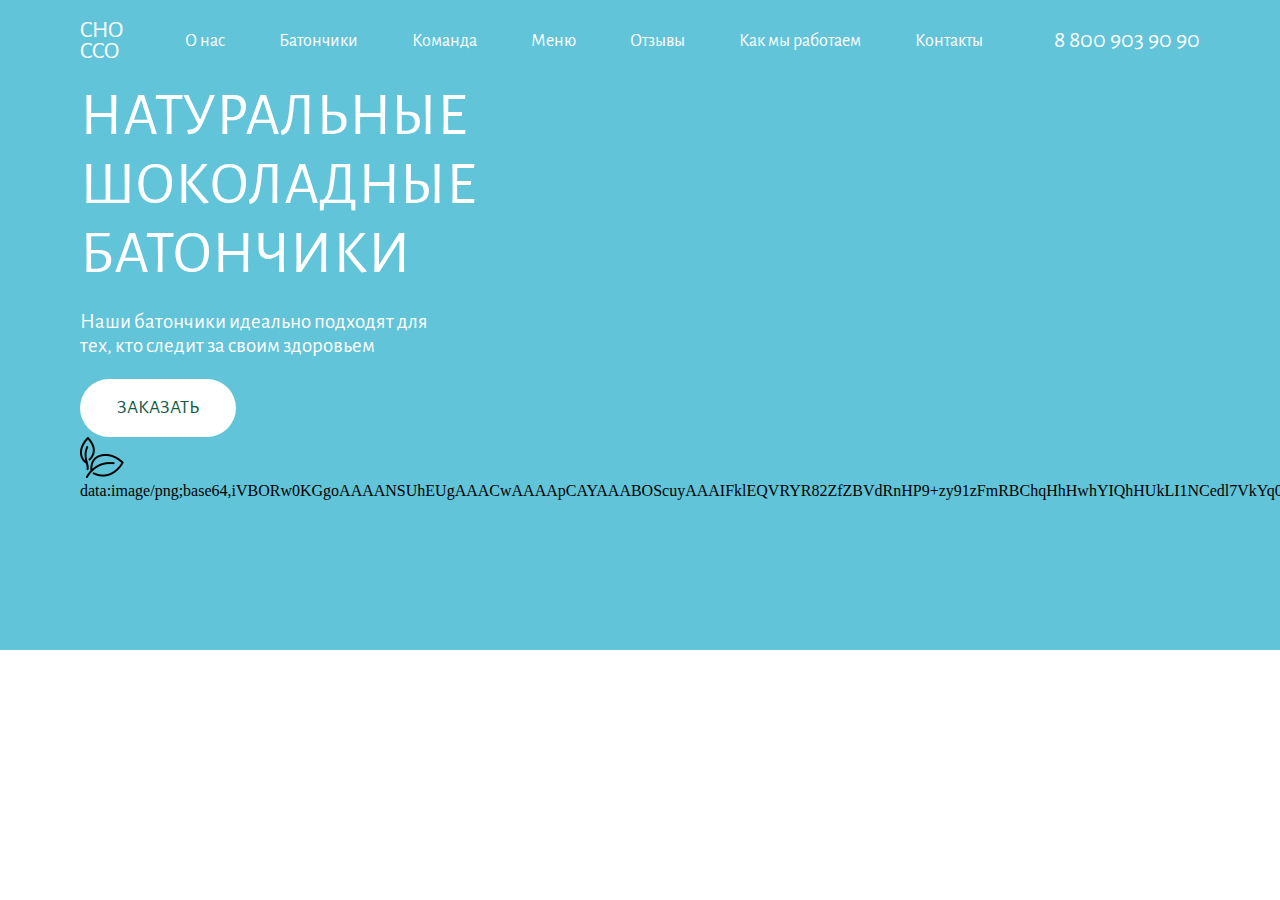
<file: index.html>
<!DOCTYPE html>
<html lang="RU-ru">

<head>
    <meta charset="UTF-8">
    <meta name="viewport" content="width=device-width, initial-scale=1.0">
    <meta http-equiv="X-UA-Compatible" content="ie=edge">
    <link rel="stylesheet" href="./css/normalize.css">
    <link rel="stylesheet" href="./css/style.css">
    <link rel="stylesheet" href="./fonts/stylesheet.css">
    <title>Document</title>
</head>

<body>
    <section class="enter-sheet">
        <div class="enter-wrapper">
            <div class="enter-menu">
                <div class="enter-logo">
                    <h2>CHO <br>
                        CCO</h2>
                </div>
                <ul class="menu-item">
                    <li><a href="#">О нас</a></li>
                    <li><a href="#">Батончики</a></li>
                    <li><a href="#">Команда</a></li>
                    <li><a href="#">Меню</a></li>
                    <li><a href="#">Отзывы</a></li>
                    <li><a href="#">Как мы работаем</a></li>
                    <li><a href="#">Контакты</a></li>
                </ul>
                <p class="phone">8 800 903 90 90</p>

            </div>
            <div class="enter-main">
                <div class="enter-main-left">
                    <p class="enter-title">
                        натуральные <br>
                        шоколадные<br>
                        батончики
                    </p>
                    <p class="enter-text">
                        Наши батончики идеально подходят для <br>
тех, кто следит за своим здоровьем
                    </p>
                    <a href="#" class="buy-btn">ЗАКАЗАТЬ</a>
                    <div class="enter-why">
                        <div class="why-item">
                            <?xml version="1.0" encoding="UTF-8"?>
<svg id="SVGDoc" width="44" height="41" xmlns="http://www.w3.org/2000/svg" version="1.1" xmlns:xlink="http://www.w3.org/1999/xlink" xmlns:avocode="https://avocode.com/" viewBox="0 0 44 41"><defs></defs><desc>Generated with Avocode.</desc><g><g><title>Иконка</title><image xlink:href="[data-uri]" width="44" height="41" transform="matrix(1,0,0,1,0,0)" ></image></g></g></svg>
[data-uri]
                        </div>
                    </div>
                </div>
            </div>
        </div>
    </section>
</body>

</html>
</file>
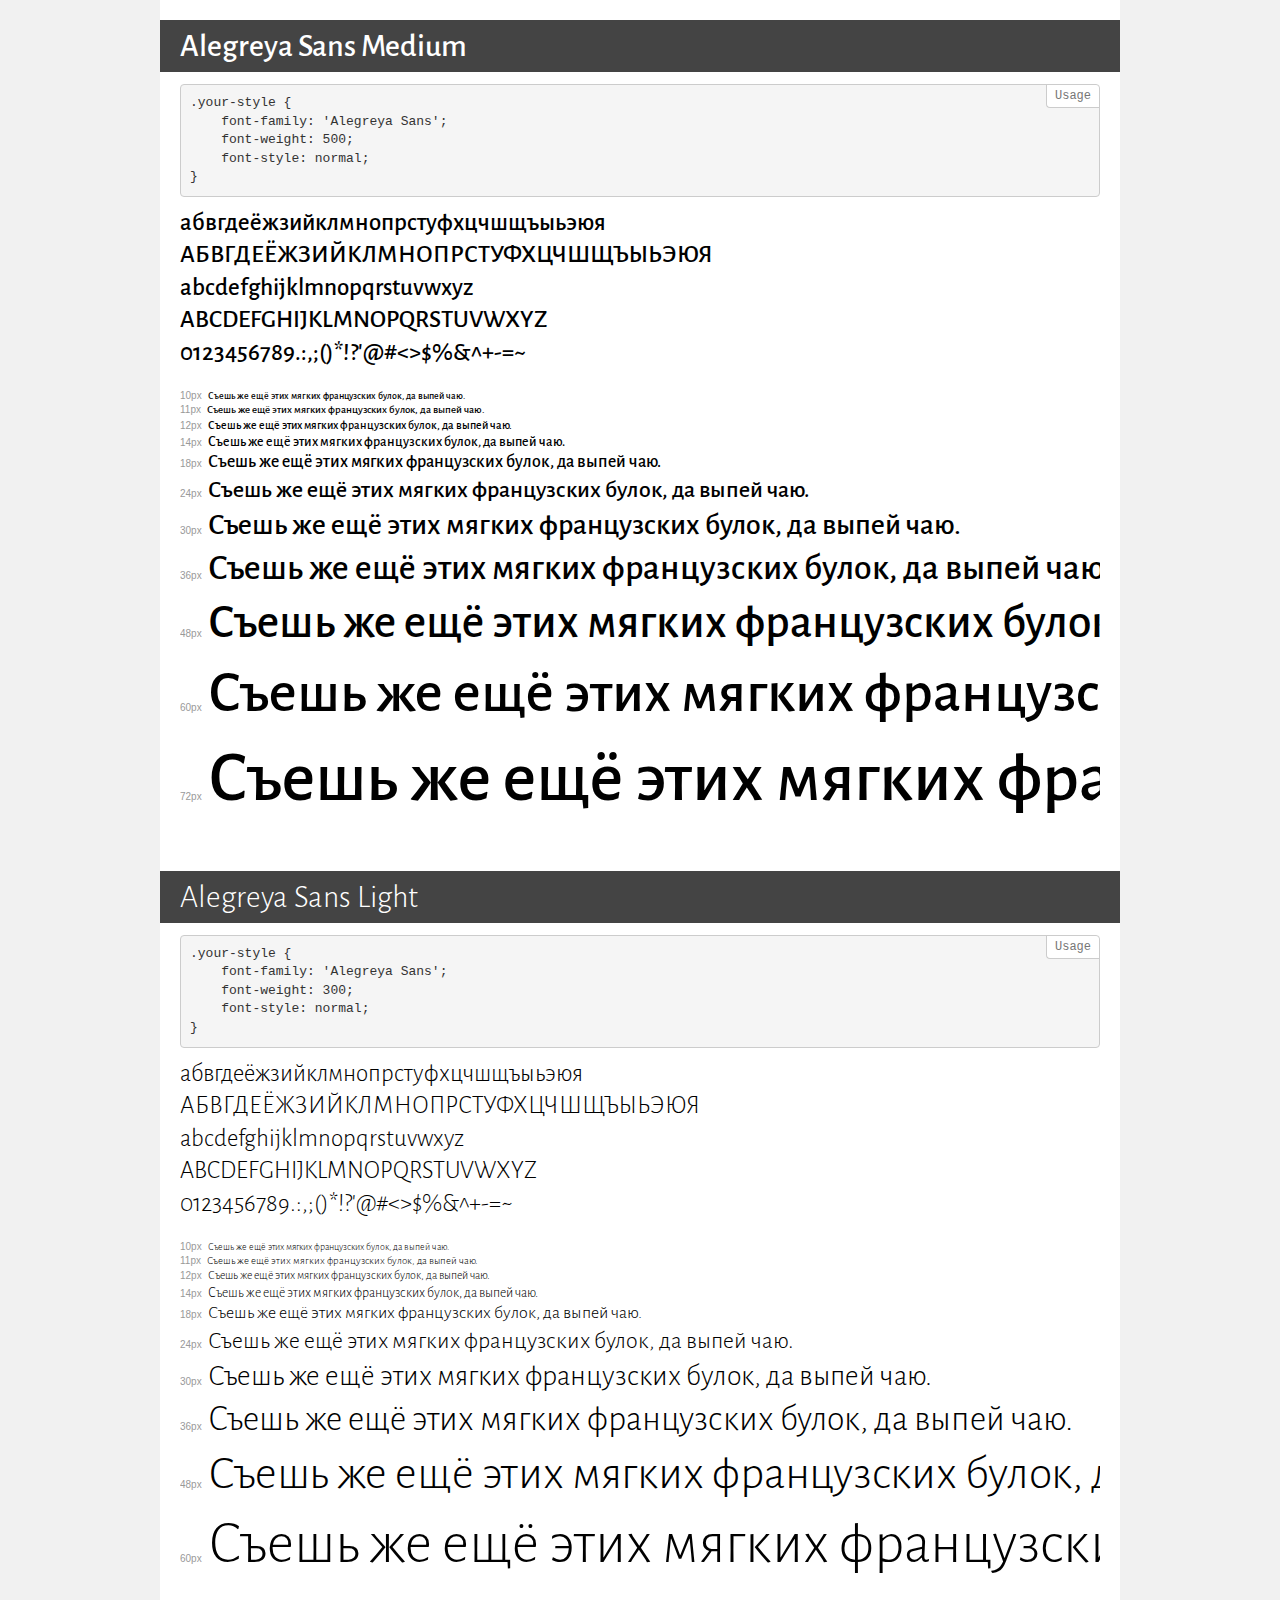
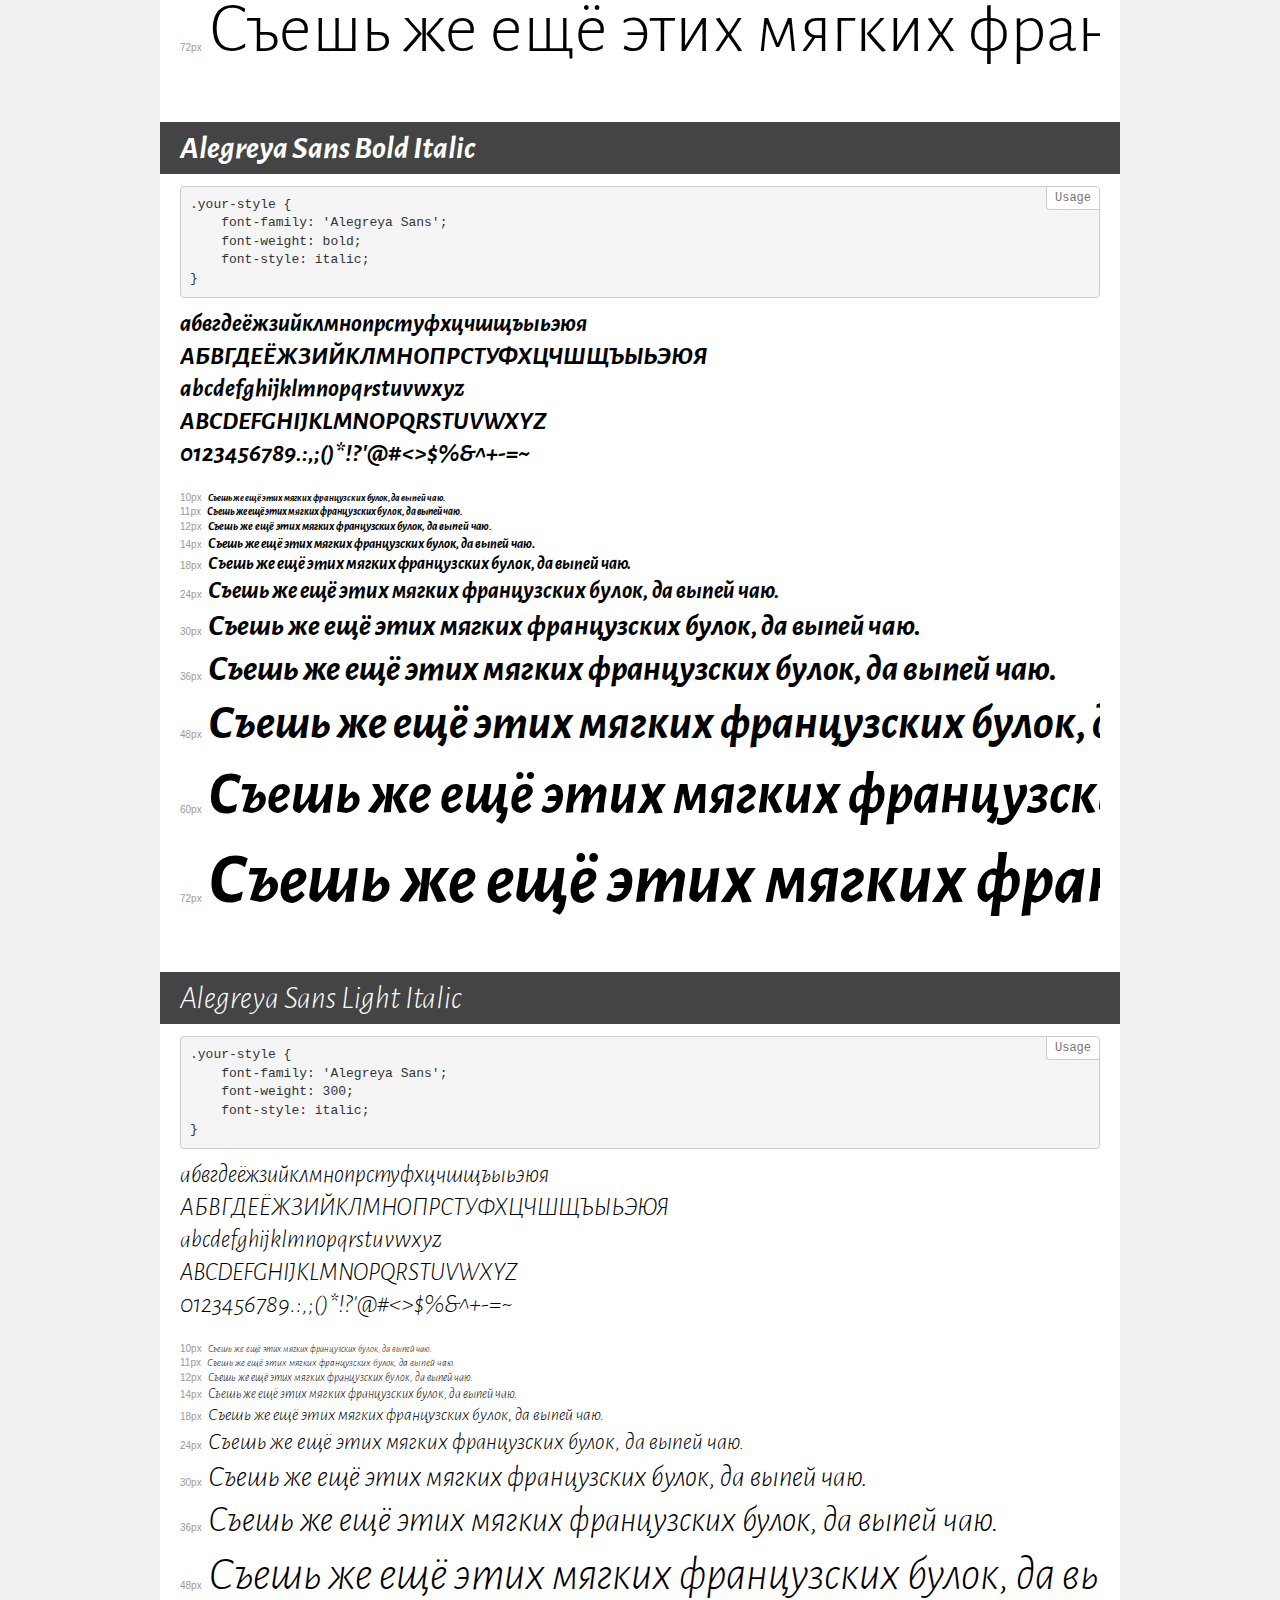
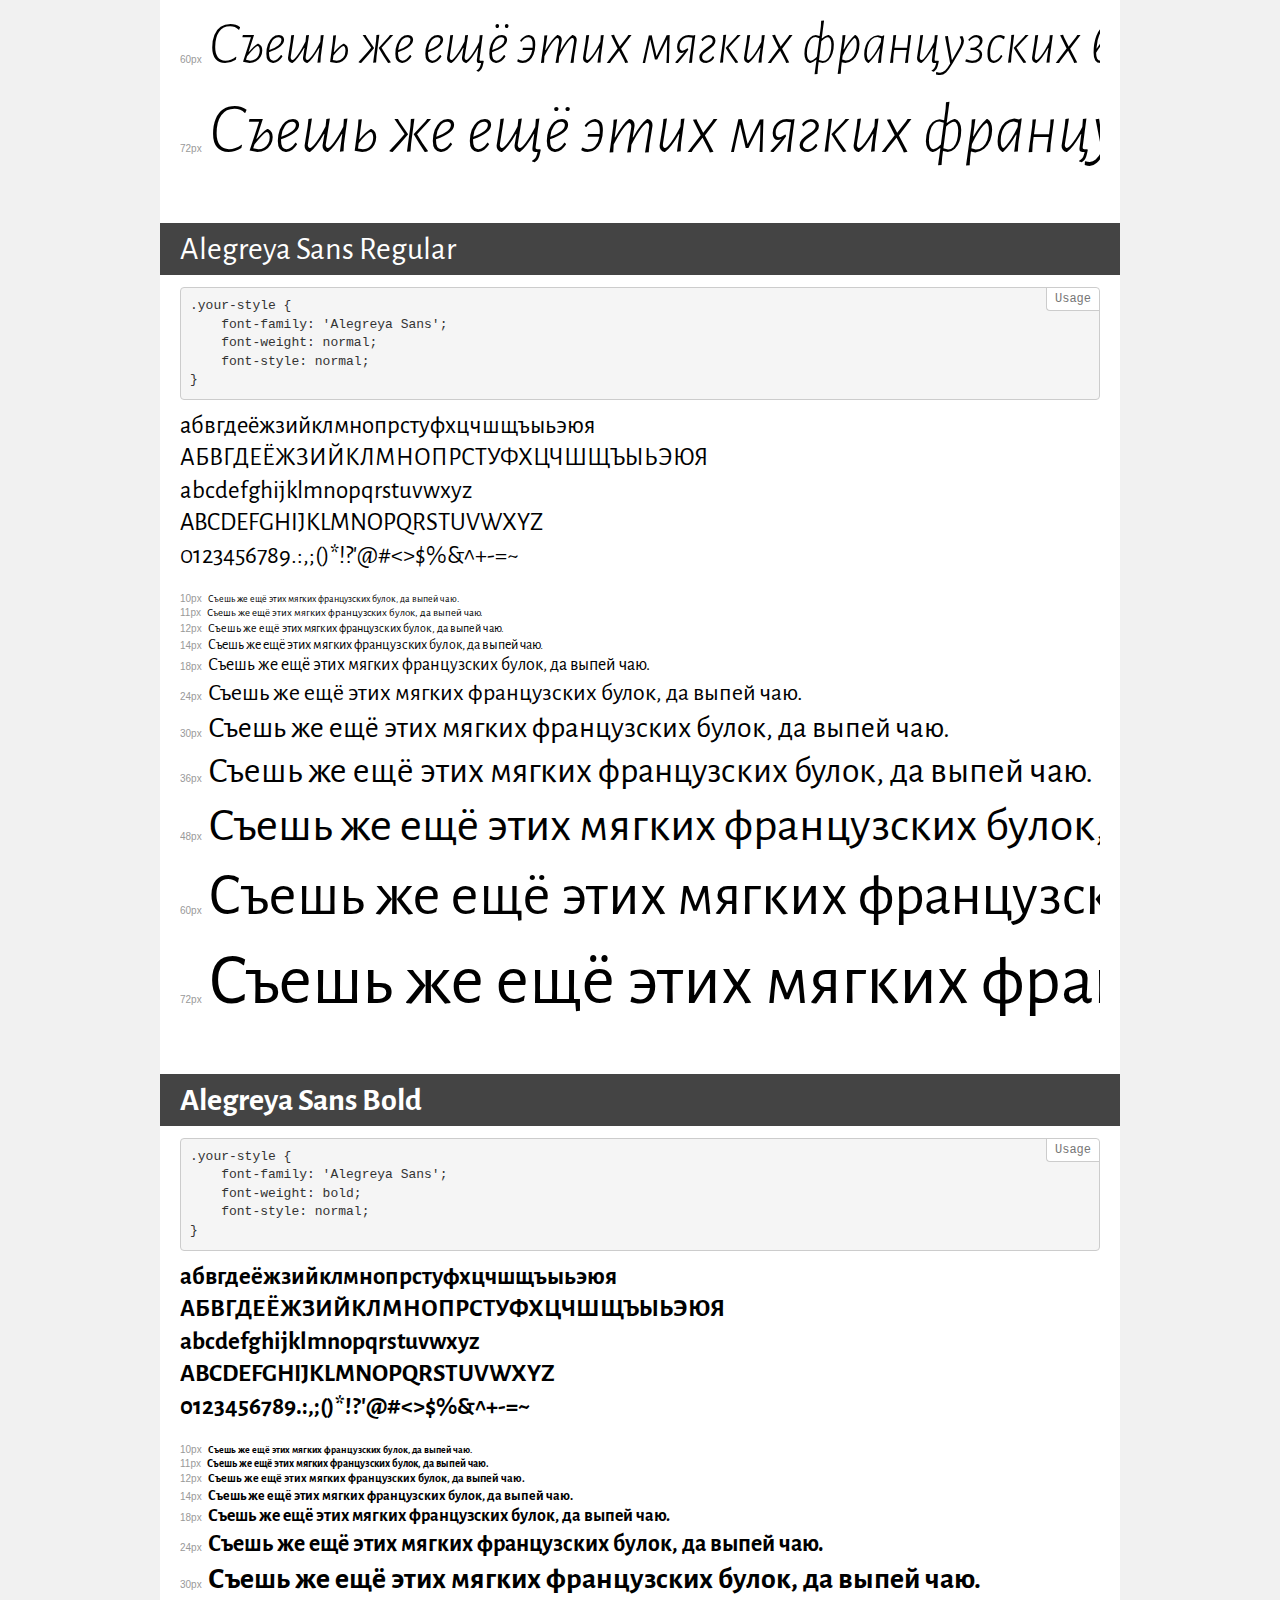
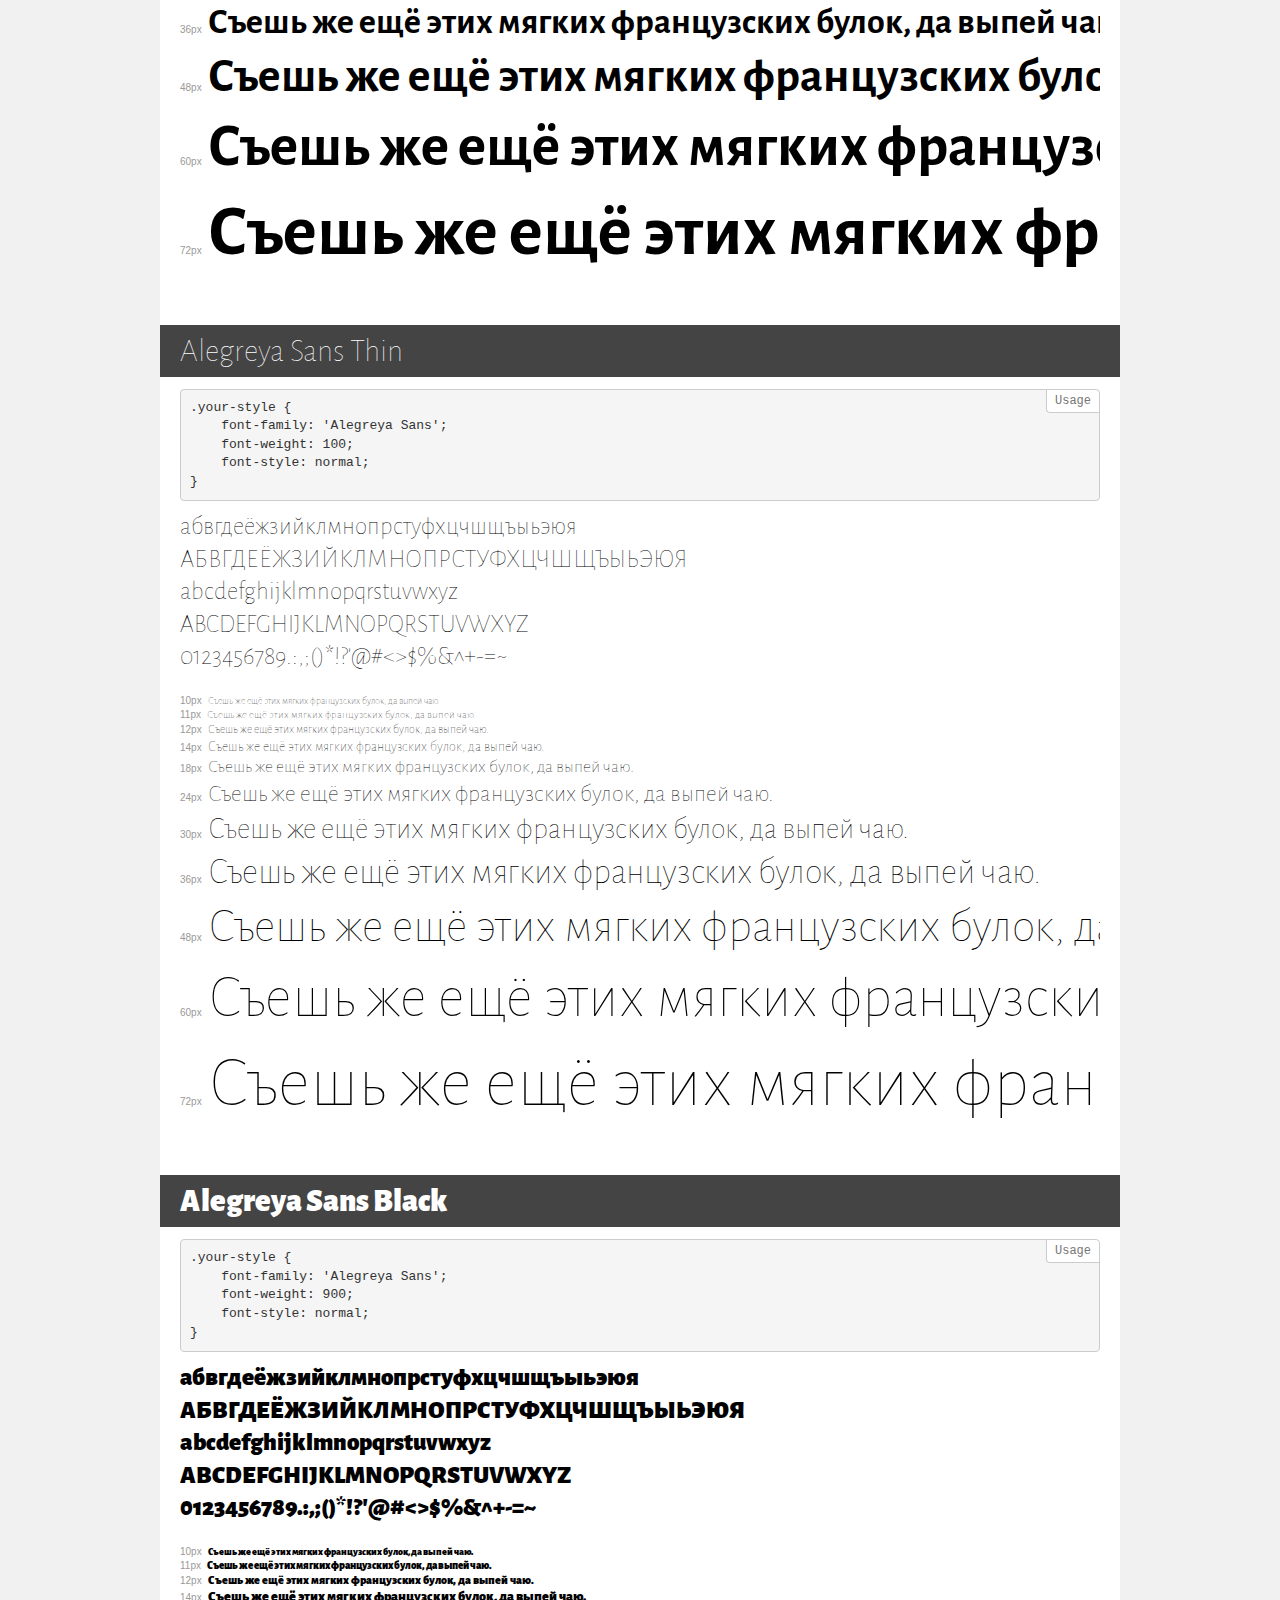
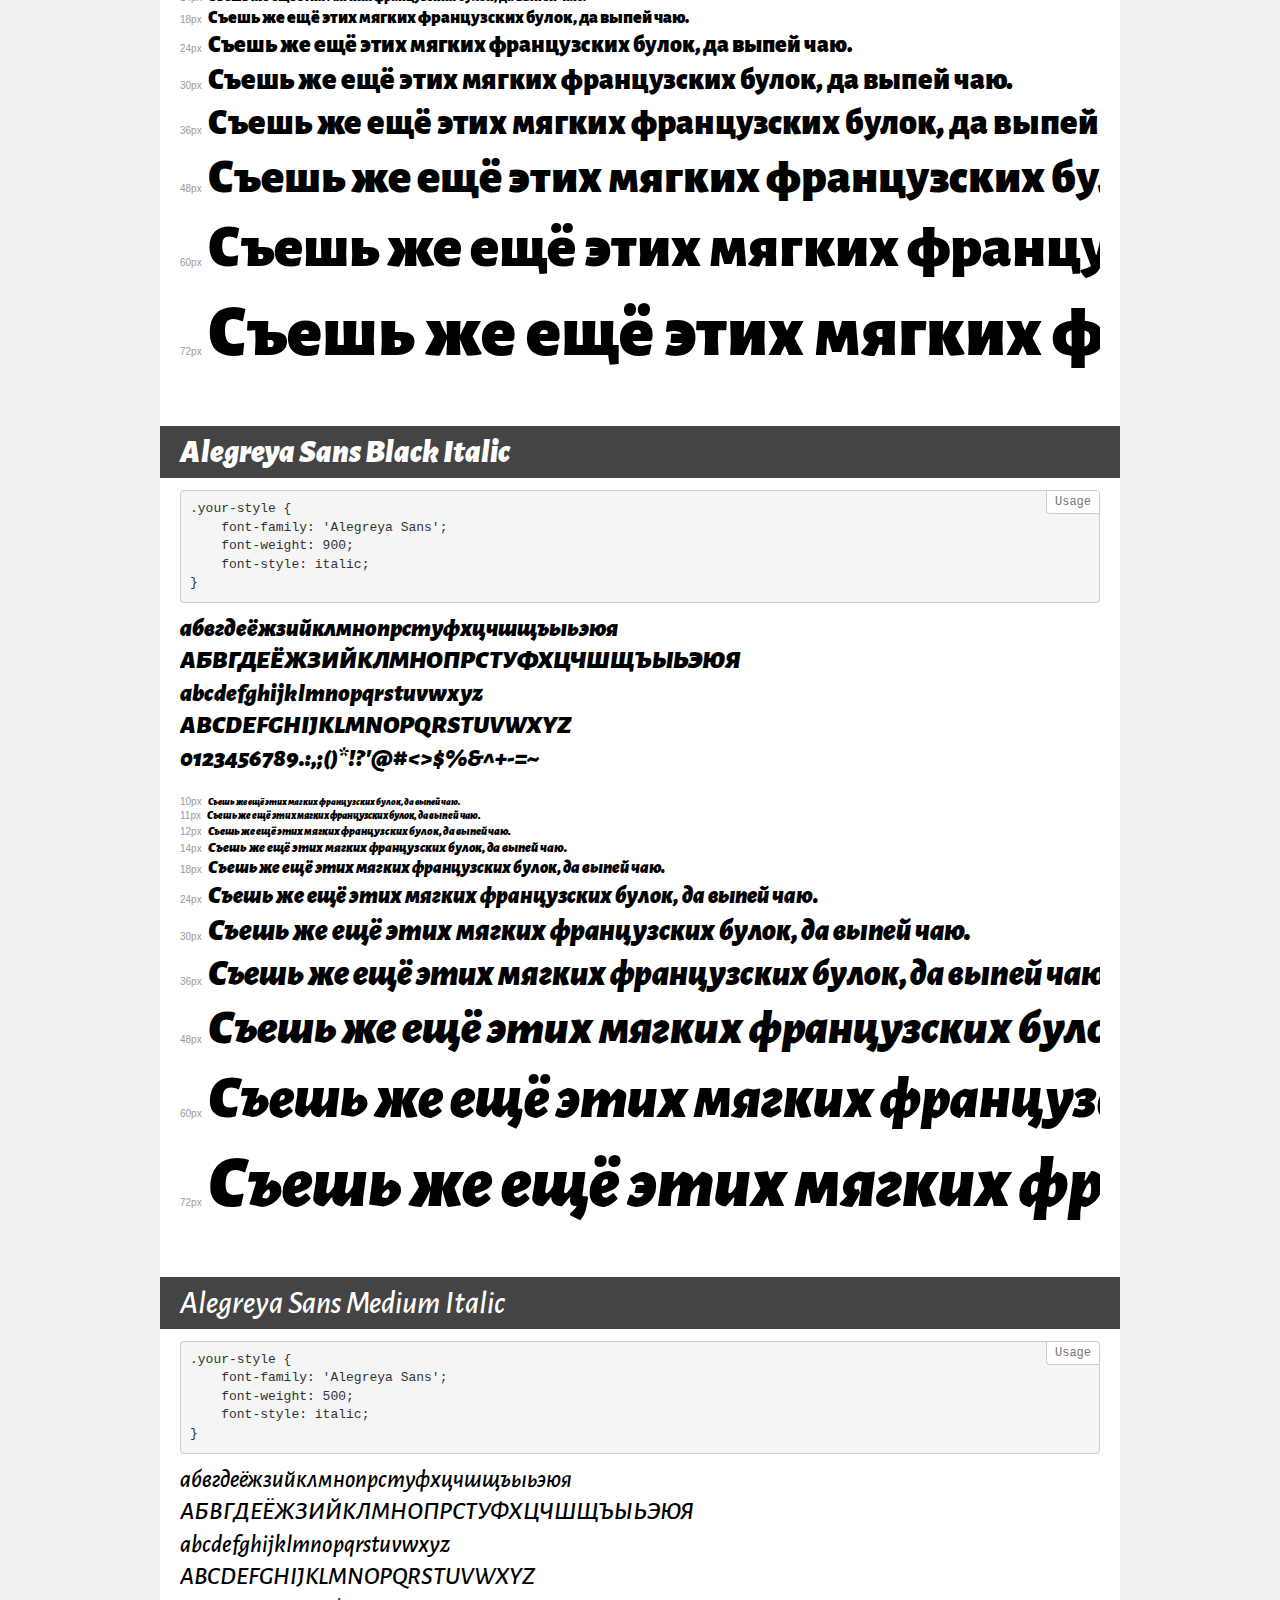
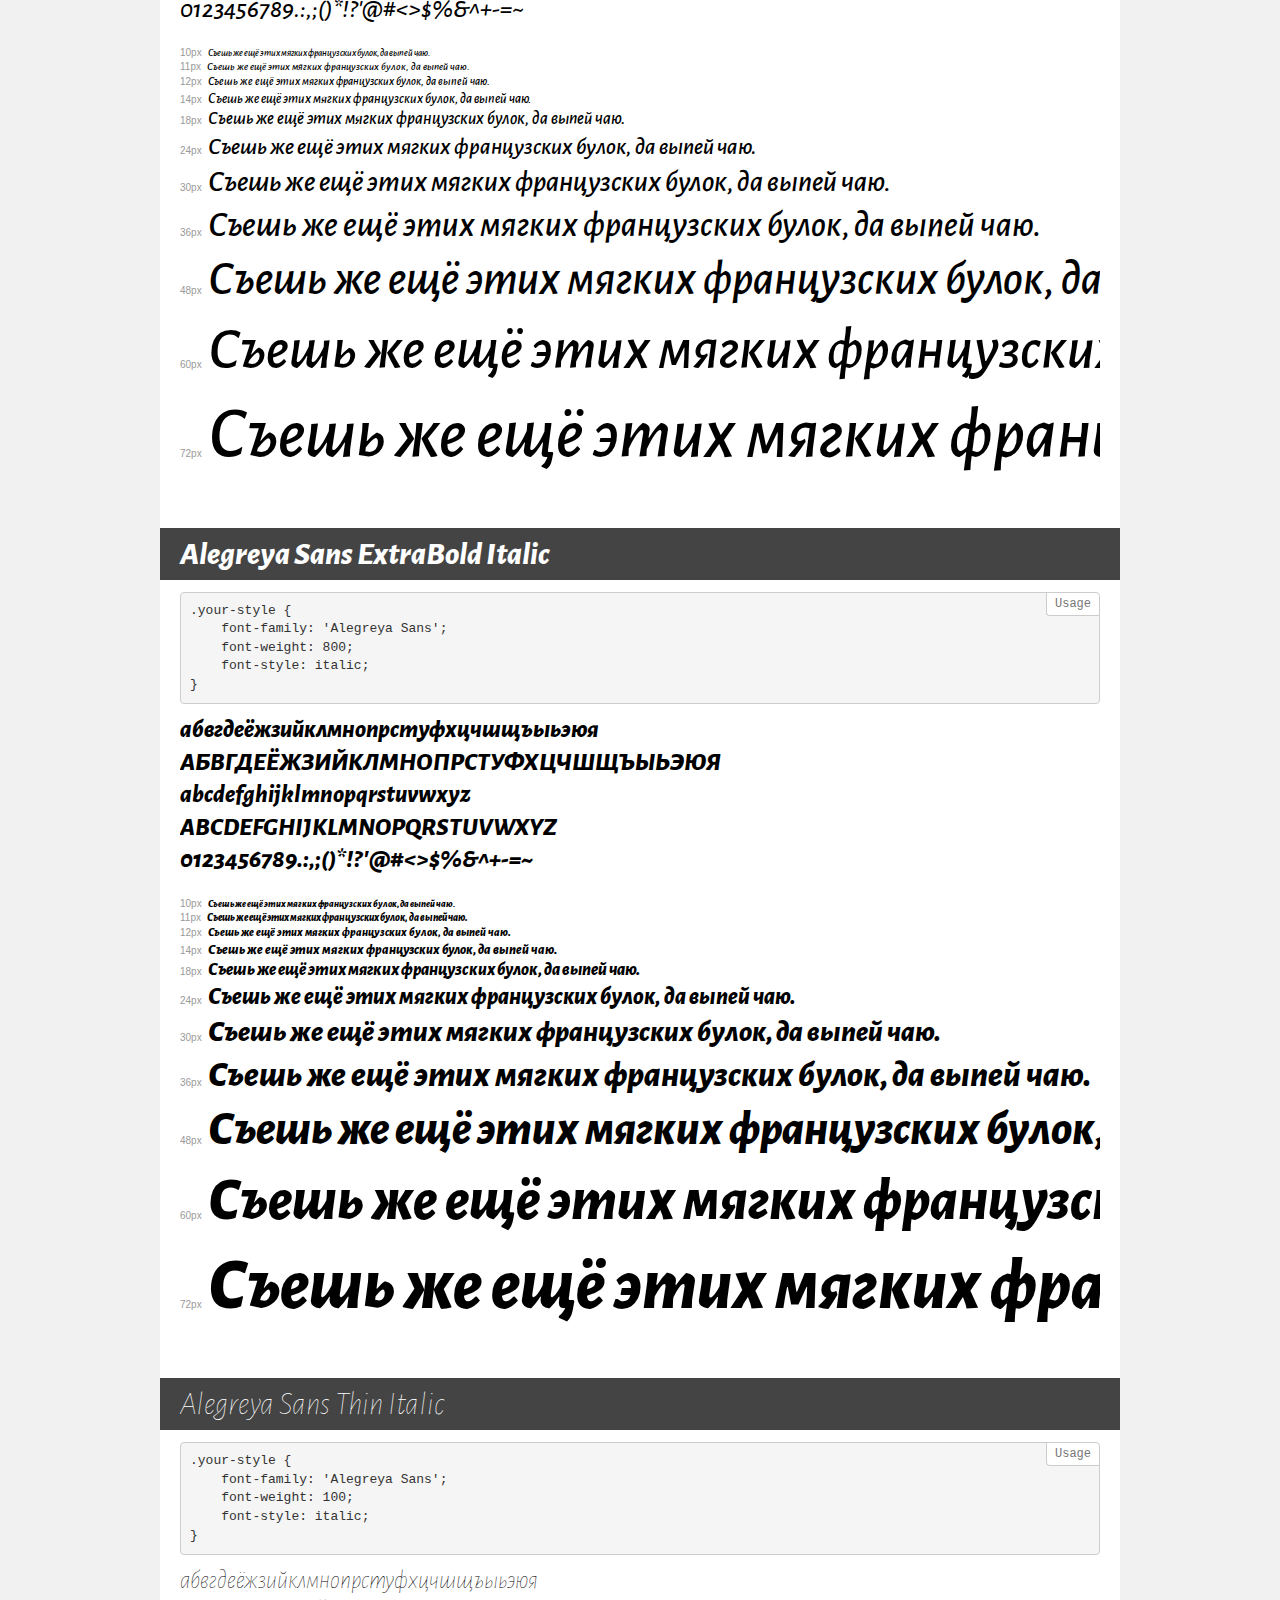
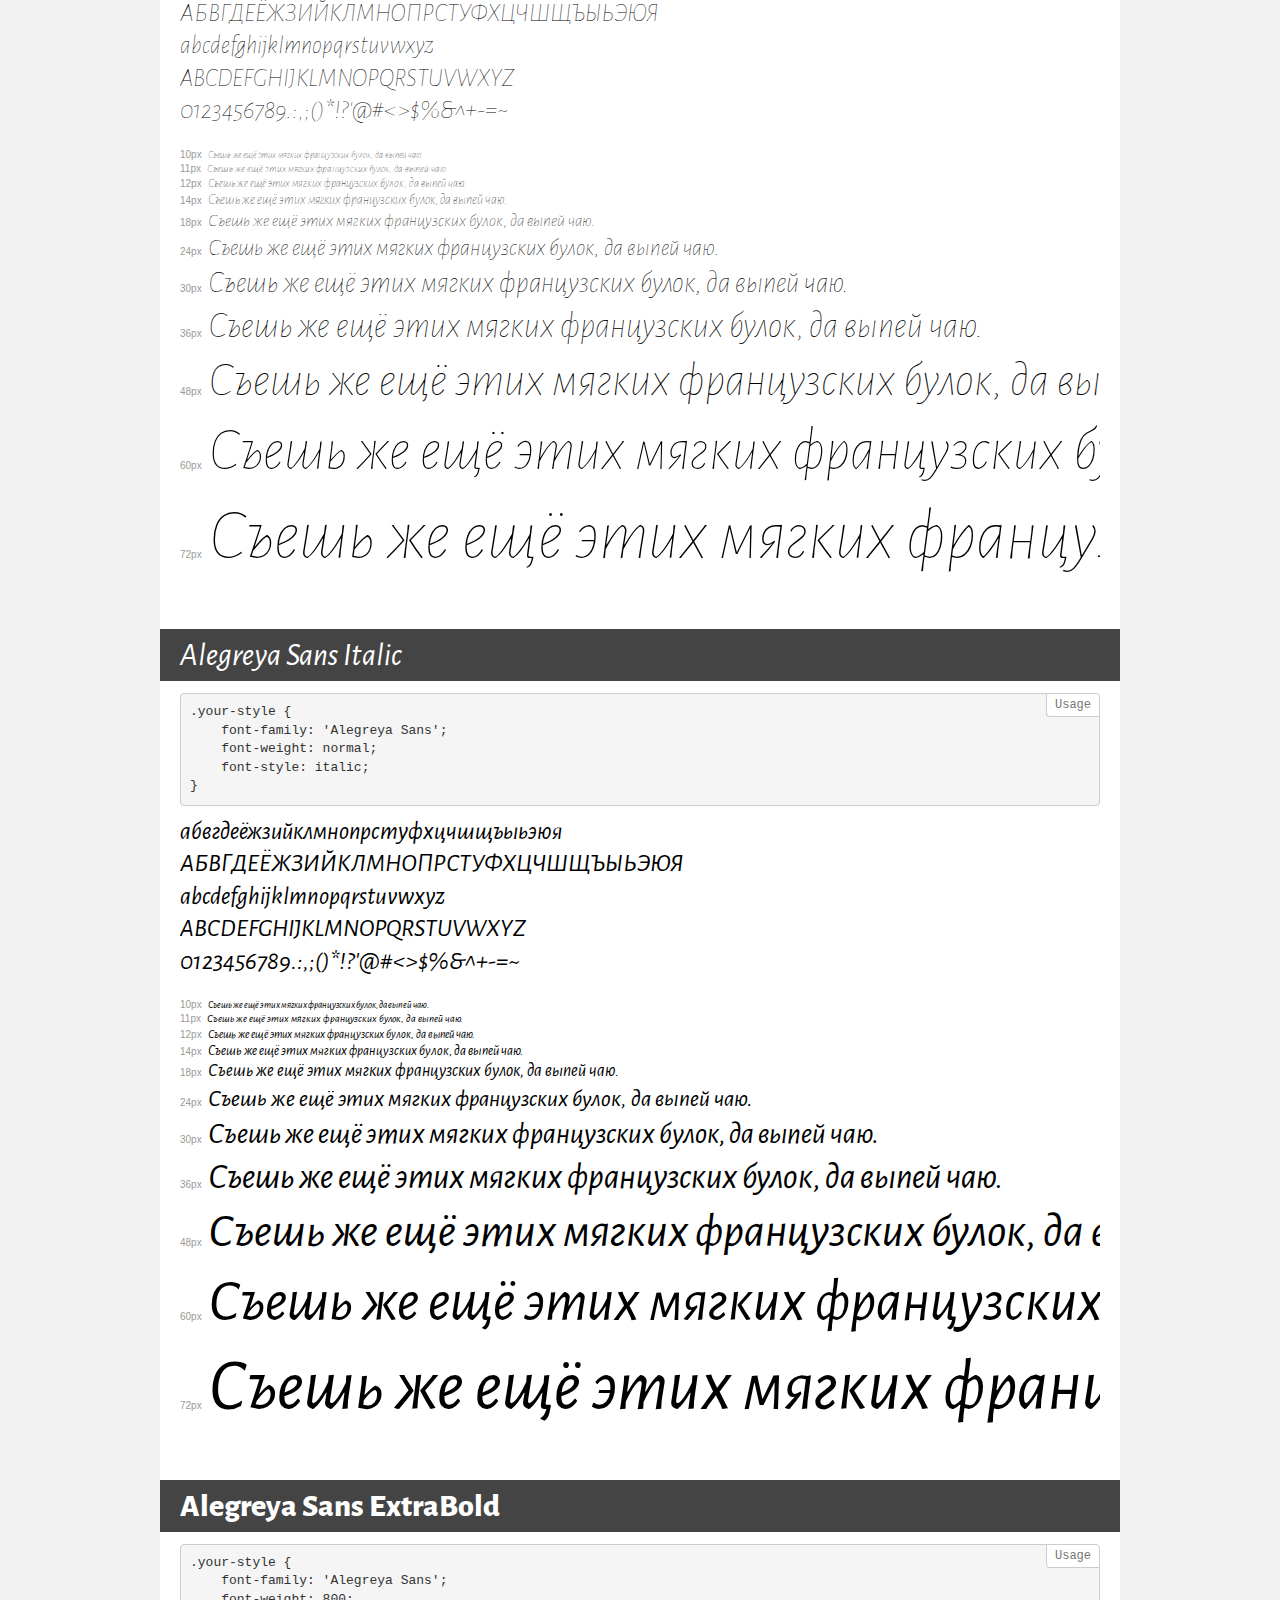
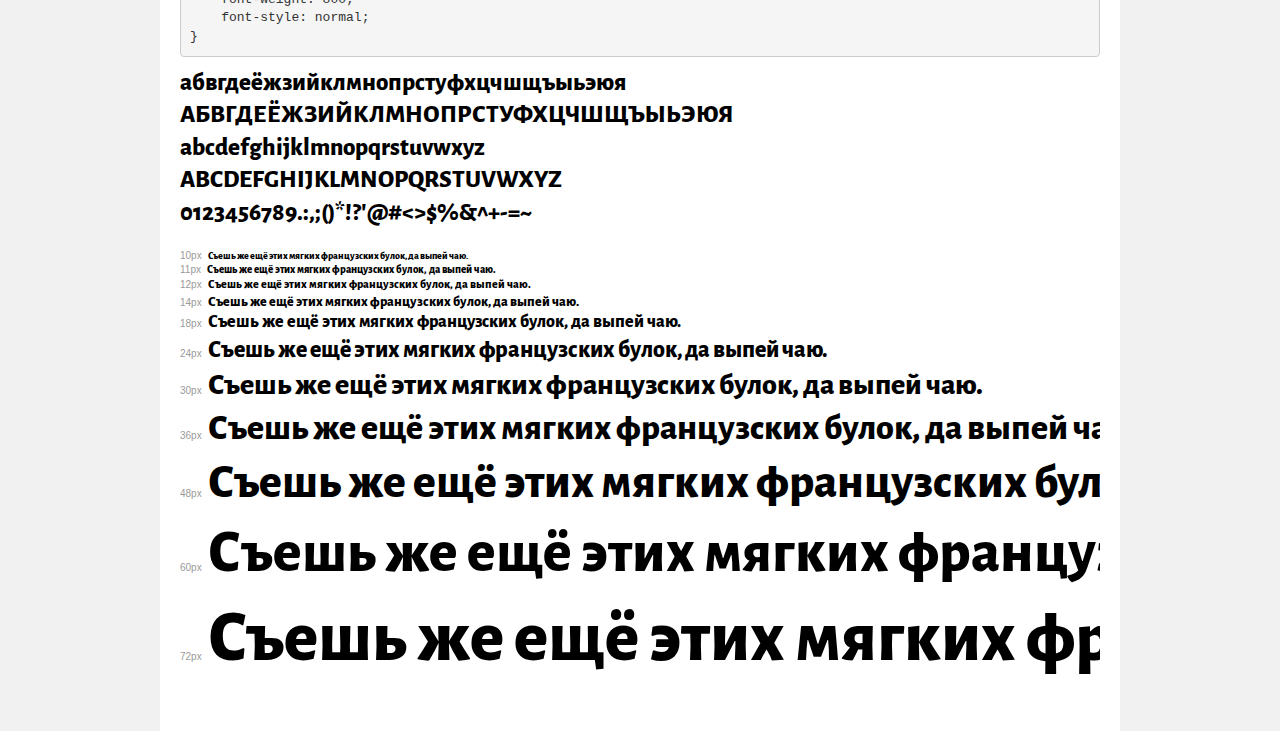
<file: fonts/demo.html>
<!DOCTYPE html>
<html>
<head>
    <meta charset="utf-8">
    <meta http-equiv="X-UA-Compatible" content="IE=edge">
    <meta name="viewport" content="width=device-width, initial-scale=1">
    <meta name="robots" content="noindex, noarchive">
    <meta name="format-detection" content="telephone=no">
    <title>Transfonter demo</title>
    <link href="stylesheet.css" rel="stylesheet">
    <style>
        /*
        http://meyerweb.com/eric/tools/css/reset/
        v2.0 | 20110126
        License: none (public domain)
        */
        html, body, div, span, applet, object, iframe,
        h1, h2, h3, h4, h5, h6, p, blockquote, pre,
        a, abbr, acronym, address, big, cite, code,
        del, dfn, em, img, ins, kbd, q, s, samp,
        small, strike, strong, sub, sup, tt, var,
        b, u, i, center,
        dl, dt, dd, ol, ul, li,
        fieldset, form, label, legend,
        table, caption, tbody, tfoot, thead, tr, th, td,
        article, aside, canvas, details, embed,
        figure, figcaption, footer, header, hgroup,
        menu, nav, output, ruby, section, summary,
        time, mark, audio, video {
            margin: 0;
            padding: 0;
            border: 0;
            font-size: 100%;
            font: inherit;
            vertical-align: baseline;
        }
        /* HTML5 display-role reset for older browsers */
        article, aside, details, figcaption, figure,
        footer, header, hgroup, menu, nav, section {
            display: block;
        }
        body {
            line-height: 1;
        }
        ol, ul {
            list-style: none;
        }
        blockquote, q {
            quotes: none;
        }
        blockquote:before, blockquote:after,
        q:before, q:after {
            content: '';
            content: none;
        }
        table {
            border-collapse: collapse;
            border-spacing: 0;
        }
        /* common styles */
        body {
            background: #f1f1f1;
            color: #000;
        }
        .page {
            background: #fff;
            width: 920px;
            margin: 0 auto;
            padding: 20px 20px 0 20px;
            overflow: hidden;
        }
        .font-container {
            overflow-x: auto;
            overflow-y: hidden;
            margin-bottom: 40px;
            line-height: 1.3;
            white-space: nowrap;
            padding-bottom: 5px;
        }
        h1 {
            position: relative;
            background: #444;
            font-size: 32px;
            color: #fff;
            padding: 10px 20px;
            margin: 0 -20px 12px -20px;
        }
        .letters {
            font-size: 25px;
            margin-bottom: 20px;
        }
        .s10:before {
            content: '10px';
        }
        .s11:before {
            content: '11px';
        }
        .s12:before {
            content: '12px';
        }
        .s14:before {
            content: '14px';
        }
        .s18:before {
            content: '18px';
        }
        .s24:before {
            content: '24px';
        }
        .s30:before {
            content: '30px';
        }
        .s36:before {
            content: '36px';
        }
        .s48:before {
            content: '48px';
        }
        .s60:before {
            content: '60px';
        }
        .s72:before {
            content: '72px';
        }
        .s10:before, .s11:before, .s12:before, .s14:before,
        .s18:before, .s24:before, .s30:before, .s36:before,
        .s48:before, .s60:before, .s72:before {
            font-family: Arial, sans-serif;
            font-size: 10px;
            font-weight: normal;
            font-style: normal;
            color: #999;
            padding-right: 6px;
        }
        pre {
            display: block;
            position: relative;
            padding: 9px;
            margin: 0 0 10px;
            font-family: Monaco, Menlo, Consolas, "Courier New", monospace !important;
            font-size: 13px;
            line-height: 1.428571429;
            color: #333;
            font-weight: normal !important;
            font-style: normal !important;
            background-color: #f5f5f5;
            border: 1px solid #ccc;
            overflow-x: auto;
            border-radius: 4px;
        }
        pre:after {
            display: block;
            position: absolute;
            right: 0;
            top: 0;
            content: 'Usage';
            line-height: 1;
            padding: 5px 8px;
            font-size: 12px;
            color: #767676;
            background-color: #fff;
            border: 1px solid #ccc;
            border-right: none;
            border-top: none;
            border-radius: 0 4px 0 4px;
            z-index: 10;
        }
        /* responsive */
        @media (max-width: 959px) {
            .page {
                width: auto;
                margin: 0;
            }
        }
    </style>
</head>
<body>
<div class="page">
    <div class="demo" style="font-family: 'Alegreya Sans'; font-weight: 500; font-style: normal;">
        <h1>Alegreya Sans Medium</h1>
        <pre>.your-style {
    font-family: 'Alegreya Sans';
    font-weight: 500;
    font-style: normal;
}</pre>
        <div class="font-container">
            <p class="letters">
                абвгдеёжзийклмнопрстуфхцчшщъыьэюя<br>
АБВГДЕЁЖЗИЙКЛМНОПРСТУФХЦЧШЩЪЫЬЭЮЯ<br>
abcdefghijklmnopqrstuvwxyz<br>
ABCDEFGHIJKLMNOPQRSTUVWXYZ<br>
                0123456789.:,;()*!?'@#<>$%&^+-=~
            </p>
            <p class="s10" style="font-size: 10px;">Съешь же ещё этих мягких французских булок, да выпей чаю.</p>
            <p class="s11" style="font-size: 11px;">Съешь же ещё этих мягких французских булок, да выпей чаю.</p>
            <p class="s12" style="font-size: 12px;">Съешь же ещё этих мягких французских булок, да выпей чаю.</p>
            <p class="s14" style="font-size: 14px;">Съешь же ещё этих мягких французских булок, да выпей чаю.</p>
            <p class="s18" style="font-size: 18px;">Съешь же ещё этих мягких французских булок, да выпей чаю.</p>
            <p class="s24" style="font-size: 24px;">Съешь же ещё этих мягких французских булок, да выпей чаю.</p>
            <p class="s30" style="font-size: 30px;">Съешь же ещё этих мягких французских булок, да выпей чаю.</p>
            <p class="s36" style="font-size: 36px;">Съешь же ещё этих мягких французских булок, да выпей чаю.</p>
            <p class="s48" style="font-size: 48px;">Съешь же ещё этих мягких французских булок, да выпей чаю.</p>
            <p class="s60" style="font-size: 60px;">Съешь же ещё этих мягких французских булок, да выпей чаю.</p>
            <p class="s72" style="font-size: 72px;">Съешь же ещё этих мягких французских булок, да выпей чаю.</p>
        </div>
    </div>
    <div class="demo" style="font-family: 'Alegreya Sans'; font-weight: 300; font-style: normal;">
        <h1>Alegreya Sans Light</h1>
        <pre>.your-style {
    font-family: 'Alegreya Sans';
    font-weight: 300;
    font-style: normal;
}</pre>
        <div class="font-container">
            <p class="letters">
                абвгдеёжзийклмнопрстуфхцчшщъыьэюя<br>
АБВГДЕЁЖЗИЙКЛМНОПРСТУФХЦЧШЩЪЫЬЭЮЯ<br>
abcdefghijklmnopqrstuvwxyz<br>
ABCDEFGHIJKLMNOPQRSTUVWXYZ<br>
                0123456789.:,;()*!?'@#<>$%&^+-=~
            </p>
            <p class="s10" style="font-size: 10px;">Съешь же ещё этих мягких французских булок, да выпей чаю.</p>
            <p class="s11" style="font-size: 11px;">Съешь же ещё этих мягких французских булок, да выпей чаю.</p>
            <p class="s12" style="font-size: 12px;">Съешь же ещё этих мягких французских булок, да выпей чаю.</p>
            <p class="s14" style="font-size: 14px;">Съешь же ещё этих мягких французских булок, да выпей чаю.</p>
            <p class="s18" style="font-size: 18px;">Съешь же ещё этих мягких французских булок, да выпей чаю.</p>
            <p class="s24" style="font-size: 24px;">Съешь же ещё этих мягких французских булок, да выпей чаю.</p>
            <p class="s30" style="font-size: 30px;">Съешь же ещё этих мягких французских булок, да выпей чаю.</p>
            <p class="s36" style="font-size: 36px;">Съешь же ещё этих мягких французских булок, да выпей чаю.</p>
            <p class="s48" style="font-size: 48px;">Съешь же ещё этих мягких французских булок, да выпей чаю.</p>
            <p class="s60" style="font-size: 60px;">Съешь же ещё этих мягких французских булок, да выпей чаю.</p>
            <p class="s72" style="font-size: 72px;">Съешь же ещё этих мягких французских булок, да выпей чаю.</p>
        </div>
    </div>
    <div class="demo" style="font-family: 'Alegreya Sans'; font-weight: bold; font-style: italic;">
        <h1>Alegreya Sans Bold Italic</h1>
        <pre>.your-style {
    font-family: 'Alegreya Sans';
    font-weight: bold;
    font-style: italic;
}</pre>
        <div class="font-container">
            <p class="letters">
                абвгдеёжзийклмнопрстуфхцчшщъыьэюя<br>
АБВГДЕЁЖЗИЙКЛМНОПРСТУФХЦЧШЩЪЫЬЭЮЯ<br>
abcdefghijklmnopqrstuvwxyz<br>
ABCDEFGHIJKLMNOPQRSTUVWXYZ<br>
                0123456789.:,;()*!?'@#<>$%&^+-=~
            </p>
            <p class="s10" style="font-size: 10px;">Съешь же ещё этих мягких французских булок, да выпей чаю.</p>
            <p class="s11" style="font-size: 11px;">Съешь же ещё этих мягких французских булок, да выпей чаю.</p>
            <p class="s12" style="font-size: 12px;">Съешь же ещё этих мягких французских булок, да выпей чаю.</p>
            <p class="s14" style="font-size: 14px;">Съешь же ещё этих мягких французских булок, да выпей чаю.</p>
            <p class="s18" style="font-size: 18px;">Съешь же ещё этих мягких французских булок, да выпей чаю.</p>
            <p class="s24" style="font-size: 24px;">Съешь же ещё этих мягких французских булок, да выпей чаю.</p>
            <p class="s30" style="font-size: 30px;">Съешь же ещё этих мягких французских булок, да выпей чаю.</p>
            <p class="s36" style="font-size: 36px;">Съешь же ещё этих мягких французских булок, да выпей чаю.</p>
            <p class="s48" style="font-size: 48px;">Съешь же ещё этих мягких французских булок, да выпей чаю.</p>
            <p class="s60" style="font-size: 60px;">Съешь же ещё этих мягких французских булок, да выпей чаю.</p>
            <p class="s72" style="font-size: 72px;">Съешь же ещё этих мягких французских булок, да выпей чаю.</p>
        </div>
    </div>
    <div class="demo" style="font-family: 'Alegreya Sans'; font-weight: 300; font-style: italic;">
        <h1>Alegreya Sans Light Italic</h1>
        <pre>.your-style {
    font-family: 'Alegreya Sans';
    font-weight: 300;
    font-style: italic;
}</pre>
        <div class="font-container">
            <p class="letters">
                абвгдеёжзийклмнопрстуфхцчшщъыьэюя<br>
АБВГДЕЁЖЗИЙКЛМНОПРСТУФХЦЧШЩЪЫЬЭЮЯ<br>
abcdefghijklmnopqrstuvwxyz<br>
ABCDEFGHIJKLMNOPQRSTUVWXYZ<br>
                0123456789.:,;()*!?'@#<>$%&^+-=~
            </p>
            <p class="s10" style="font-size: 10px;">Съешь же ещё этих мягких французских булок, да выпей чаю.</p>
            <p class="s11" style="font-size: 11px;">Съешь же ещё этих мягких французских булок, да выпей чаю.</p>
            <p class="s12" style="font-size: 12px;">Съешь же ещё этих мягких французских булок, да выпей чаю.</p>
            <p class="s14" style="font-size: 14px;">Съешь же ещё этих мягких французских булок, да выпей чаю.</p>
            <p class="s18" style="font-size: 18px;">Съешь же ещё этих мягких французских булок, да выпей чаю.</p>
            <p class="s24" style="font-size: 24px;">Съешь же ещё этих мягких французских булок, да выпей чаю.</p>
            <p class="s30" style="font-size: 30px;">Съешь же ещё этих мягких французских булок, да выпей чаю.</p>
            <p class="s36" style="font-size: 36px;">Съешь же ещё этих мягких французских булок, да выпей чаю.</p>
            <p class="s48" style="font-size: 48px;">Съешь же ещё этих мягких французских булок, да выпей чаю.</p>
            <p class="s60" style="font-size: 60px;">Съешь же ещё этих мягких французских булок, да выпей чаю.</p>
            <p class="s72" style="font-size: 72px;">Съешь же ещё этих мягких французских булок, да выпей чаю.</p>
        </div>
    </div>
    <div class="demo" style="font-family: 'Alegreya Sans'; font-weight: normal; font-style: normal;">
        <h1>Alegreya Sans Regular</h1>
        <pre>.your-style {
    font-family: 'Alegreya Sans';
    font-weight: normal;
    font-style: normal;
}</pre>
        <div class="font-container">
            <p class="letters">
                абвгдеёжзийклмнопрстуфхцчшщъыьэюя<br>
АБВГДЕЁЖЗИЙКЛМНОПРСТУФХЦЧШЩЪЫЬЭЮЯ<br>
abcdefghijklmnopqrstuvwxyz<br>
ABCDEFGHIJKLMNOPQRSTUVWXYZ<br>
                0123456789.:,;()*!?'@#<>$%&^+-=~
            </p>
            <p class="s10" style="font-size: 10px;">Съешь же ещё этих мягких французских булок, да выпей чаю.</p>
            <p class="s11" style="font-size: 11px;">Съешь же ещё этих мягких французских булок, да выпей чаю.</p>
            <p class="s12" style="font-size: 12px;">Съешь же ещё этих мягких французских булок, да выпей чаю.</p>
            <p class="s14" style="font-size: 14px;">Съешь же ещё этих мягких французских булок, да выпей чаю.</p>
            <p class="s18" style="font-size: 18px;">Съешь же ещё этих мягких французских булок, да выпей чаю.</p>
            <p class="s24" style="font-size: 24px;">Съешь же ещё этих мягких французских булок, да выпей чаю.</p>
            <p class="s30" style="font-size: 30px;">Съешь же ещё этих мягких французских булок, да выпей чаю.</p>
            <p class="s36" style="font-size: 36px;">Съешь же ещё этих мягких французских булок, да выпей чаю.</p>
            <p class="s48" style="font-size: 48px;">Съешь же ещё этих мягких французских булок, да выпей чаю.</p>
            <p class="s60" style="font-size: 60px;">Съешь же ещё этих мягких французских булок, да выпей чаю.</p>
            <p class="s72" style="font-size: 72px;">Съешь же ещё этих мягких французских булок, да выпей чаю.</p>
        </div>
    </div>
    <div class="demo" style="font-family: 'Alegreya Sans'; font-weight: bold; font-style: normal;">
        <h1>Alegreya Sans Bold</h1>
        <pre>.your-style {
    font-family: 'Alegreya Sans';
    font-weight: bold;
    font-style: normal;
}</pre>
        <div class="font-container">
            <p class="letters">
                абвгдеёжзийклмнопрстуфхцчшщъыьэюя<br>
АБВГДЕЁЖЗИЙКЛМНОПРСТУФХЦЧШЩЪЫЬЭЮЯ<br>
abcdefghijklmnopqrstuvwxyz<br>
ABCDEFGHIJKLMNOPQRSTUVWXYZ<br>
                0123456789.:,;()*!?'@#<>$%&^+-=~
            </p>
            <p class="s10" style="font-size: 10px;">Съешь же ещё этих мягких французских булок, да выпей чаю.</p>
            <p class="s11" style="font-size: 11px;">Съешь же ещё этих мягких французских булок, да выпей чаю.</p>
            <p class="s12" style="font-size: 12px;">Съешь же ещё этих мягких французских булок, да выпей чаю.</p>
            <p class="s14" style="font-size: 14px;">Съешь же ещё этих мягких французских булок, да выпей чаю.</p>
            <p class="s18" style="font-size: 18px;">Съешь же ещё этих мягких французских булок, да выпей чаю.</p>
            <p class="s24" style="font-size: 24px;">Съешь же ещё этих мягких французских булок, да выпей чаю.</p>
            <p class="s30" style="font-size: 30px;">Съешь же ещё этих мягких французских булок, да выпей чаю.</p>
            <p class="s36" style="font-size: 36px;">Съешь же ещё этих мягких французских булок, да выпей чаю.</p>
            <p class="s48" style="font-size: 48px;">Съешь же ещё этих мягких французских булок, да выпей чаю.</p>
            <p class="s60" style="font-size: 60px;">Съешь же ещё этих мягких французских булок, да выпей чаю.</p>
            <p class="s72" style="font-size: 72px;">Съешь же ещё этих мягких французских булок, да выпей чаю.</p>
        </div>
    </div>
    <div class="demo" style="font-family: 'Alegreya Sans'; font-weight: 100; font-style: normal;">
        <h1>Alegreya Sans Thin</h1>
        <pre>.your-style {
    font-family: 'Alegreya Sans';
    font-weight: 100;
    font-style: normal;
}</pre>
        <div class="font-container">
            <p class="letters">
                абвгдеёжзийклмнопрстуфхцчшщъыьэюя<br>
АБВГДЕЁЖЗИЙКЛМНОПРСТУФХЦЧШЩЪЫЬЭЮЯ<br>
abcdefghijklmnopqrstuvwxyz<br>
ABCDEFGHIJKLMNOPQRSTUVWXYZ<br>
                0123456789.:,;()*!?'@#<>$%&^+-=~
            </p>
            <p class="s10" style="font-size: 10px;">Съешь же ещё этих мягких французских булок, да выпей чаю.</p>
            <p class="s11" style="font-size: 11px;">Съешь же ещё этих мягких французских булок, да выпей чаю.</p>
            <p class="s12" style="font-size: 12px;">Съешь же ещё этих мягких французских булок, да выпей чаю.</p>
            <p class="s14" style="font-size: 14px;">Съешь же ещё этих мягких французских булок, да выпей чаю.</p>
            <p class="s18" style="font-size: 18px;">Съешь же ещё этих мягких французских булок, да выпей чаю.</p>
            <p class="s24" style="font-size: 24px;">Съешь же ещё этих мягких французских булок, да выпей чаю.</p>
            <p class="s30" style="font-size: 30px;">Съешь же ещё этих мягких французских булок, да выпей чаю.</p>
            <p class="s36" style="font-size: 36px;">Съешь же ещё этих мягких французских булок, да выпей чаю.</p>
            <p class="s48" style="font-size: 48px;">Съешь же ещё этих мягких французских булок, да выпей чаю.</p>
            <p class="s60" style="font-size: 60px;">Съешь же ещё этих мягких французских булок, да выпей чаю.</p>
            <p class="s72" style="font-size: 72px;">Съешь же ещё этих мягких французских булок, да выпей чаю.</p>
        </div>
    </div>
    <div class="demo" style="font-family: 'Alegreya Sans'; font-weight: 900; font-style: normal;">
        <h1>Alegreya Sans Black</h1>
        <pre>.your-style {
    font-family: 'Alegreya Sans';
    font-weight: 900;
    font-style: normal;
}</pre>
        <div class="font-container">
            <p class="letters">
                абвгдеёжзийклмнопрстуфхцчшщъыьэюя<br>
АБВГДЕЁЖЗИЙКЛМНОПРСТУФХЦЧШЩЪЫЬЭЮЯ<br>
abcdefghijklmnopqrstuvwxyz<br>
ABCDEFGHIJKLMNOPQRSTUVWXYZ<br>
                0123456789.:,;()*!?'@#<>$%&^+-=~
            </p>
            <p class="s10" style="font-size: 10px;">Съешь же ещё этих мягких французских булок, да выпей чаю.</p>
            <p class="s11" style="font-size: 11px;">Съешь же ещё этих мягких французских булок, да выпей чаю.</p>
            <p class="s12" style="font-size: 12px;">Съешь же ещё этих мягких французских булок, да выпей чаю.</p>
            <p class="s14" style="font-size: 14px;">Съешь же ещё этих мягких французских булок, да выпей чаю.</p>
            <p class="s18" style="font-size: 18px;">Съешь же ещё этих мягких французских булок, да выпей чаю.</p>
            <p class="s24" style="font-size: 24px;">Съешь же ещё этих мягких французских булок, да выпей чаю.</p>
            <p class="s30" style="font-size: 30px;">Съешь же ещё этих мягких французских булок, да выпей чаю.</p>
            <p class="s36" style="font-size: 36px;">Съешь же ещё этих мягких французских булок, да выпей чаю.</p>
            <p class="s48" style="font-size: 48px;">Съешь же ещё этих мягких французских булок, да выпей чаю.</p>
            <p class="s60" style="font-size: 60px;">Съешь же ещё этих мягких французских булок, да выпей чаю.</p>
            <p class="s72" style="font-size: 72px;">Съешь же ещё этих мягких французских булок, да выпей чаю.</p>
        </div>
    </div>
    <div class="demo" style="font-family: 'Alegreya Sans'; font-weight: 900; font-style: italic;">
        <h1>Alegreya Sans Black Italic</h1>
        <pre>.your-style {
    font-family: 'Alegreya Sans';
    font-weight: 900;
    font-style: italic;
}</pre>
        <div class="font-container">
            <p class="letters">
                абвгдеёжзийклмнопрстуфхцчшщъыьэюя<br>
АБВГДЕЁЖЗИЙКЛМНОПРСТУФХЦЧШЩЪЫЬЭЮЯ<br>
abcdefghijklmnopqrstuvwxyz<br>
ABCDEFGHIJKLMNOPQRSTUVWXYZ<br>
                0123456789.:,;()*!?'@#<>$%&^+-=~
            </p>
            <p class="s10" style="font-size: 10px;">Съешь же ещё этих мягких французских булок, да выпей чаю.</p>
            <p class="s11" style="font-size: 11px;">Съешь же ещё этих мягких французских булок, да выпей чаю.</p>
            <p class="s12" style="font-size: 12px;">Съешь же ещё этих мягких французских булок, да выпей чаю.</p>
            <p class="s14" style="font-size: 14px;">Съешь же ещё этих мягких французских булок, да выпей чаю.</p>
            <p class="s18" style="font-size: 18px;">Съешь же ещё этих мягких французских булок, да выпей чаю.</p>
            <p class="s24" style="font-size: 24px;">Съешь же ещё этих мягких французских булок, да выпей чаю.</p>
            <p class="s30" style="font-size: 30px;">Съешь же ещё этих мягких французских булок, да выпей чаю.</p>
            <p class="s36" style="font-size: 36px;">Съешь же ещё этих мягких французских булок, да выпей чаю.</p>
            <p class="s48" style="font-size: 48px;">Съешь же ещё этих мягких французских булок, да выпей чаю.</p>
            <p class="s60" style="font-size: 60px;">Съешь же ещё этих мягких французских булок, да выпей чаю.</p>
            <p class="s72" style="font-size: 72px;">Съешь же ещё этих мягких французских булок, да выпей чаю.</p>
        </div>
    </div>
    <div class="demo" style="font-family: 'Alegreya Sans'; font-weight: 500; font-style: italic;">
        <h1>Alegreya Sans Medium Italic</h1>
        <pre>.your-style {
    font-family: 'Alegreya Sans';
    font-weight: 500;
    font-style: italic;
}</pre>
        <div class="font-container">
            <p class="letters">
                абвгдеёжзийклмнопрстуфхцчшщъыьэюя<br>
АБВГДЕЁЖЗИЙКЛМНОПРСТУФХЦЧШЩЪЫЬЭЮЯ<br>
abcdefghijklmnopqrstuvwxyz<br>
ABCDEFGHIJKLMNOPQRSTUVWXYZ<br>
                0123456789.:,;()*!?'@#<>$%&^+-=~
            </p>
            <p class="s10" style="font-size: 10px;">Съешь же ещё этих мягких французских булок, да выпей чаю.</p>
            <p class="s11" style="font-size: 11px;">Съешь же ещё этих мягких французских булок, да выпей чаю.</p>
            <p class="s12" style="font-size: 12px;">Съешь же ещё этих мягких французских булок, да выпей чаю.</p>
            <p class="s14" style="font-size: 14px;">Съешь же ещё этих мягких французских булок, да выпей чаю.</p>
            <p class="s18" style="font-size: 18px;">Съешь же ещё этих мягких французских булок, да выпей чаю.</p>
            <p class="s24" style="font-size: 24px;">Съешь же ещё этих мягких французских булок, да выпей чаю.</p>
            <p class="s30" style="font-size: 30px;">Съешь же ещё этих мягких французских булок, да выпей чаю.</p>
            <p class="s36" style="font-size: 36px;">Съешь же ещё этих мягких французских булок, да выпей чаю.</p>
            <p class="s48" style="font-size: 48px;">Съешь же ещё этих мягких французских булок, да выпей чаю.</p>
            <p class="s60" style="font-size: 60px;">Съешь же ещё этих мягких французских булок, да выпей чаю.</p>
            <p class="s72" style="font-size: 72px;">Съешь же ещё этих мягких французских булок, да выпей чаю.</p>
        </div>
    </div>
    <div class="demo" style="font-family: 'Alegreya Sans'; font-weight: 800; font-style: italic;">
        <h1>Alegreya Sans ExtraBold Italic</h1>
        <pre>.your-style {
    font-family: 'Alegreya Sans';
    font-weight: 800;
    font-style: italic;
}</pre>
        <div class="font-container">
            <p class="letters">
                абвгдеёжзийклмнопрстуфхцчшщъыьэюя<br>
АБВГДЕЁЖЗИЙКЛМНОПРСТУФХЦЧШЩЪЫЬЭЮЯ<br>
abcdefghijklmnopqrstuvwxyz<br>
ABCDEFGHIJKLMNOPQRSTUVWXYZ<br>
                0123456789.:,;()*!?'@#<>$%&^+-=~
            </p>
            <p class="s10" style="font-size: 10px;">Съешь же ещё этих мягких французских булок, да выпей чаю.</p>
            <p class="s11" style="font-size: 11px;">Съешь же ещё этих мягких французских булок, да выпей чаю.</p>
            <p class="s12" style="font-size: 12px;">Съешь же ещё этих мягких французских булок, да выпей чаю.</p>
            <p class="s14" style="font-size: 14px;">Съешь же ещё этих мягких французских булок, да выпей чаю.</p>
            <p class="s18" style="font-size: 18px;">Съешь же ещё этих мягких французских булок, да выпей чаю.</p>
            <p class="s24" style="font-size: 24px;">Съешь же ещё этих мягких французских булок, да выпей чаю.</p>
            <p class="s30" style="font-size: 30px;">Съешь же ещё этих мягких французских булок, да выпей чаю.</p>
            <p class="s36" style="font-size: 36px;">Съешь же ещё этих мягких французских булок, да выпей чаю.</p>
            <p class="s48" style="font-size: 48px;">Съешь же ещё этих мягких французских булок, да выпей чаю.</p>
            <p class="s60" style="font-size: 60px;">Съешь же ещё этих мягких французских булок, да выпей чаю.</p>
            <p class="s72" style="font-size: 72px;">Съешь же ещё этих мягких французских булок, да выпей чаю.</p>
        </div>
    </div>
    <div class="demo" style="font-family: 'Alegreya Sans'; font-weight: 100; font-style: italic;">
        <h1>Alegreya Sans Thin Italic</h1>
        <pre>.your-style {
    font-family: 'Alegreya Sans';
    font-weight: 100;
    font-style: italic;
}</pre>
        <div class="font-container">
            <p class="letters">
                абвгдеёжзийклмнопрстуфхцчшщъыьэюя<br>
АБВГДЕЁЖЗИЙКЛМНОПРСТУФХЦЧШЩЪЫЬЭЮЯ<br>
abcdefghijklmnopqrstuvwxyz<br>
ABCDEFGHIJKLMNOPQRSTUVWXYZ<br>
                0123456789.:,;()*!?'@#<>$%&^+-=~
            </p>
            <p class="s10" style="font-size: 10px;">Съешь же ещё этих мягких французских булок, да выпей чаю.</p>
            <p class="s11" style="font-size: 11px;">Съешь же ещё этих мягких французских булок, да выпей чаю.</p>
            <p class="s12" style="font-size: 12px;">Съешь же ещё этих мягких французских булок, да выпей чаю.</p>
            <p class="s14" style="font-size: 14px;">Съешь же ещё этих мягких французских булок, да выпей чаю.</p>
            <p class="s18" style="font-size: 18px;">Съешь же ещё этих мягких французских булок, да выпей чаю.</p>
            <p class="s24" style="font-size: 24px;">Съешь же ещё этих мягких французских булок, да выпей чаю.</p>
            <p class="s30" style="font-size: 30px;">Съешь же ещё этих мягких французских булок, да выпей чаю.</p>
            <p class="s36" style="font-size: 36px;">Съешь же ещё этих мягких французских булок, да выпей чаю.</p>
            <p class="s48" style="font-size: 48px;">Съешь же ещё этих мягких французских булок, да выпей чаю.</p>
            <p class="s60" style="font-size: 60px;">Съешь же ещё этих мягких французских булок, да выпей чаю.</p>
            <p class="s72" style="font-size: 72px;">Съешь же ещё этих мягких французских булок, да выпей чаю.</p>
        </div>
    </div>
    <div class="demo" style="font-family: 'Alegreya Sans'; font-weight: normal; font-style: italic;">
        <h1>Alegreya Sans Italic</h1>
        <pre>.your-style {
    font-family: 'Alegreya Sans';
    font-weight: normal;
    font-style: italic;
}</pre>
        <div class="font-container">
            <p class="letters">
                абвгдеёжзийклмнопрстуфхцчшщъыьэюя<br>
АБВГДЕЁЖЗИЙКЛМНОПРСТУФХЦЧШЩЪЫЬЭЮЯ<br>
abcdefghijklmnopqrstuvwxyz<br>
ABCDEFGHIJKLMNOPQRSTUVWXYZ<br>
                0123456789.:,;()*!?'@#<>$%&^+-=~
            </p>
            <p class="s10" style="font-size: 10px;">Съешь же ещё этих мягких французских булок, да выпей чаю.</p>
            <p class="s11" style="font-size: 11px;">Съешь же ещё этих мягких французских булок, да выпей чаю.</p>
            <p class="s12" style="font-size: 12px;">Съешь же ещё этих мягких французских булок, да выпей чаю.</p>
            <p class="s14" style="font-size: 14px;">Съешь же ещё этих мягких французских булок, да выпей чаю.</p>
            <p class="s18" style="font-size: 18px;">Съешь же ещё этих мягких французских булок, да выпей чаю.</p>
            <p class="s24" style="font-size: 24px;">Съешь же ещё этих мягких французских булок, да выпей чаю.</p>
            <p class="s30" style="font-size: 30px;">Съешь же ещё этих мягких французских булок, да выпей чаю.</p>
            <p class="s36" style="font-size: 36px;">Съешь же ещё этих мягких французских булок, да выпей чаю.</p>
            <p class="s48" style="font-size: 48px;">Съешь же ещё этих мягких французских булок, да выпей чаю.</p>
            <p class="s60" style="font-size: 60px;">Съешь же ещё этих мягких французских булок, да выпей чаю.</p>
            <p class="s72" style="font-size: 72px;">Съешь же ещё этих мягких французских булок, да выпей чаю.</p>
        </div>
    </div>
    <div class="demo" style="font-family: 'Alegreya Sans'; font-weight: 800; font-style: normal;">
        <h1>Alegreya Sans ExtraBold</h1>
        <pre>.your-style {
    font-family: 'Alegreya Sans';
    font-weight: 800;
    font-style: normal;
}</pre>
        <div class="font-container">
            <p class="letters">
                абвгдеёжзийклмнопрстуфхцчшщъыьэюя<br>
АБВГДЕЁЖЗИЙКЛМНОПРСТУФХЦЧШЩЪЫЬЭЮЯ<br>
abcdefghijklmnopqrstuvwxyz<br>
ABCDEFGHIJKLMNOPQRSTUVWXYZ<br>
                0123456789.:,;()*!?'@#<>$%&^+-=~
            </p>
            <p class="s10" style="font-size: 10px;">Съешь же ещё этих мягких французских булок, да выпей чаю.</p>
            <p class="s11" style="font-size: 11px;">Съешь же ещё этих мягких французских булок, да выпей чаю.</p>
            <p class="s12" style="font-size: 12px;">Съешь же ещё этих мягких французских булок, да выпей чаю.</p>
            <p class="s14" style="font-size: 14px;">Съешь же ещё этих мягких французских булок, да выпей чаю.</p>
            <p class="s18" style="font-size: 18px;">Съешь же ещё этих мягких французских булок, да выпей чаю.</p>
            <p class="s24" style="font-size: 24px;">Съешь же ещё этих мягких французских булок, да выпей чаю.</p>
            <p class="s30" style="font-size: 30px;">Съешь же ещё этих мягких французских булок, да выпей чаю.</p>
            <p class="s36" style="font-size: 36px;">Съешь же ещё этих мягких французских булок, да выпей чаю.</p>
            <p class="s48" style="font-size: 48px;">Съешь же ещё этих мягких французских булок, да выпей чаю.</p>
            <p class="s60" style="font-size: 60px;">Съешь же ещё этих мягких французских булок, да выпей чаю.</p>
            <p class="s72" style="font-size: 72px;">Съешь же ещё этих мягких французских булок, да выпей чаю.</p>
        </div>
    </div>
</div>
</body>
</html>
</file>
<file: css/style.css>
.enter-sheet {
    background-color: #61c4d9;
    width: 100%;
    height: 650px;
}

.enter-wrapper {
    margin: 0 80px;
    padding-top: 24px 0 40px;
}

.enter-menu {
    display: flex;
    justify-content: space-between;
    align-items: center;
}

h2 {
    /* Style for "CHO CCO" */
    color: #ffffff;
    font-family: Alegreya Sans;
    font-size: 24px;
    font-weight: 400;
    line-height: 21px;
    text-transform: uppercase;
}

.menu-item li, a {
    display: inline-block;
    margin-right: 25px;
    text-decoration: none;
    color: #ffffff;
    font-family: "Alegreya Sans";
    font-size: 18px;
}

.phone {
    color: #ffffff;
    font-family: "Alegreya Sans";
    font-size: 24px;
}

.enter-main {
    display: flex;
}

.enter-main-left {}

.enter-title {
    color: #ffffff;
    font-family: Alegreya Sans;
    font-size: 60px;
    text-transform: uppercase;
    margin: 0;
}
.enter-text{
    color: #ffffff;
font-family: "Alegreya Sans";
font-size: 21px;
}
.buy-btn{
    align-content: center;
    text-align: center;
    width: 156px;
    line-height: 58px;
    border-radius: 58px;
height: 58px;
background-color: #ffffff;

color: #0f5a47;
font-family: Alegreya Sans - Extra Bold;
font-size: 19px;
}
.buy-btn::before{
    margin-left: 29px;
    border-radius: 50%;
}
</file>
<file: fonts/stylesheet.css>
@font-face {
    font-family: 'Alegreya Sans';
    src: url('AlegreyaSans-Medium.woff2') format('woff2'),
        url('AlegreyaSans-Medium.woff') format('woff');
    font-weight: 500;
    font-style: normal;
}

@font-face {
    font-family: 'Alegreya Sans';
    src: url('AlegreyaSans-Light.woff2') format('woff2'),
        url('AlegreyaSans-Light.woff') format('woff');
    font-weight: 300;
    font-style: normal;
}

@font-face {
    font-family: 'Alegreya Sans';
    src: url('AlegreyaSans-BoldItalic.woff2') format('woff2'),
        url('AlegreyaSans-BoldItalic.woff') format('woff');
    font-weight: bold;
    font-style: italic;
}

@font-face {
    font-family: 'Alegreya Sans';
    src: url('AlegreyaSans-LightItalic.woff2') format('woff2'),
        url('AlegreyaSans-LightItalic.woff') format('woff');
    font-weight: 300;
    font-style: italic;
}

@font-face {
    font-family: 'Alegreya Sans';
    src: url('AlegreyaSans-Regular.woff2') format('woff2'),
        url('AlegreyaSans-Regular.woff') format('woff');
    font-weight: normal;
    font-style: normal;
}

@font-face {
    font-family: 'Alegreya Sans';
    src: url('AlegreyaSans-Bold.woff2') format('woff2'),
        url('AlegreyaSans-Bold.woff') format('woff');
    font-weight: bold;
    font-style: normal;
}

@font-face {
    font-family: 'Alegreya Sans';
    src: url('AlegreyaSans-Thin.woff2') format('woff2'),
        url('AlegreyaSans-Thin.woff') format('woff');
    font-weight: 100;
    font-style: normal;
}

@font-face {
    font-family: 'Alegreya Sans';
    src: url('AlegreyaSans-Black.woff2') format('woff2'),
        url('AlegreyaSans-Black.woff') format('woff');
    font-weight: 900;
    font-style: normal;
}

@font-face {
    font-family: 'Alegreya Sans';
    src: url('AlegreyaSans-BlackItalic.woff2') format('woff2'),
        url('AlegreyaSans-BlackItalic.woff') format('woff');
    font-weight: 900;
    font-style: italic;
}

@font-face {
    font-family: 'Alegreya Sans';
    src: url('AlegreyaSans-MediumItalic.woff2') format('woff2'),
        url('AlegreyaSans-MediumItalic.woff') format('woff');
    font-weight: 500;
    font-style: italic;
}

@font-face {
    font-family: 'Alegreya Sans';
    src: url('AlegreyaSans-ExtraBoldItalic.woff2') format('woff2'),
        url('AlegreyaSans-ExtraBoldItalic.woff') format('woff');
    font-weight: 800;
    font-style: italic;
}

@font-face {
    font-family: 'Alegreya Sans';
    src: url('AlegreyaSans-ThinItalic.woff2') format('woff2'),
        url('AlegreyaSans-ThinItalic.woff') format('woff');
    font-weight: 100;
    font-style: italic;
}

@font-face {
    font-family: 'Alegreya Sans';
    src: url('AlegreyaSans-Italic.woff2') format('woff2'),
        url('AlegreyaSans-Italic.woff') format('woff');
    font-weight: normal;
    font-style: italic;
}

@font-face {
    font-family: 'Alegreya Sans';
    src: url('AlegreyaSans-ExtraBold.woff2') format('woff2'),
        url('AlegreyaSans-ExtraBold.woff') format('woff');
    font-weight: 800;
    font-style: normal;
}
</file>
